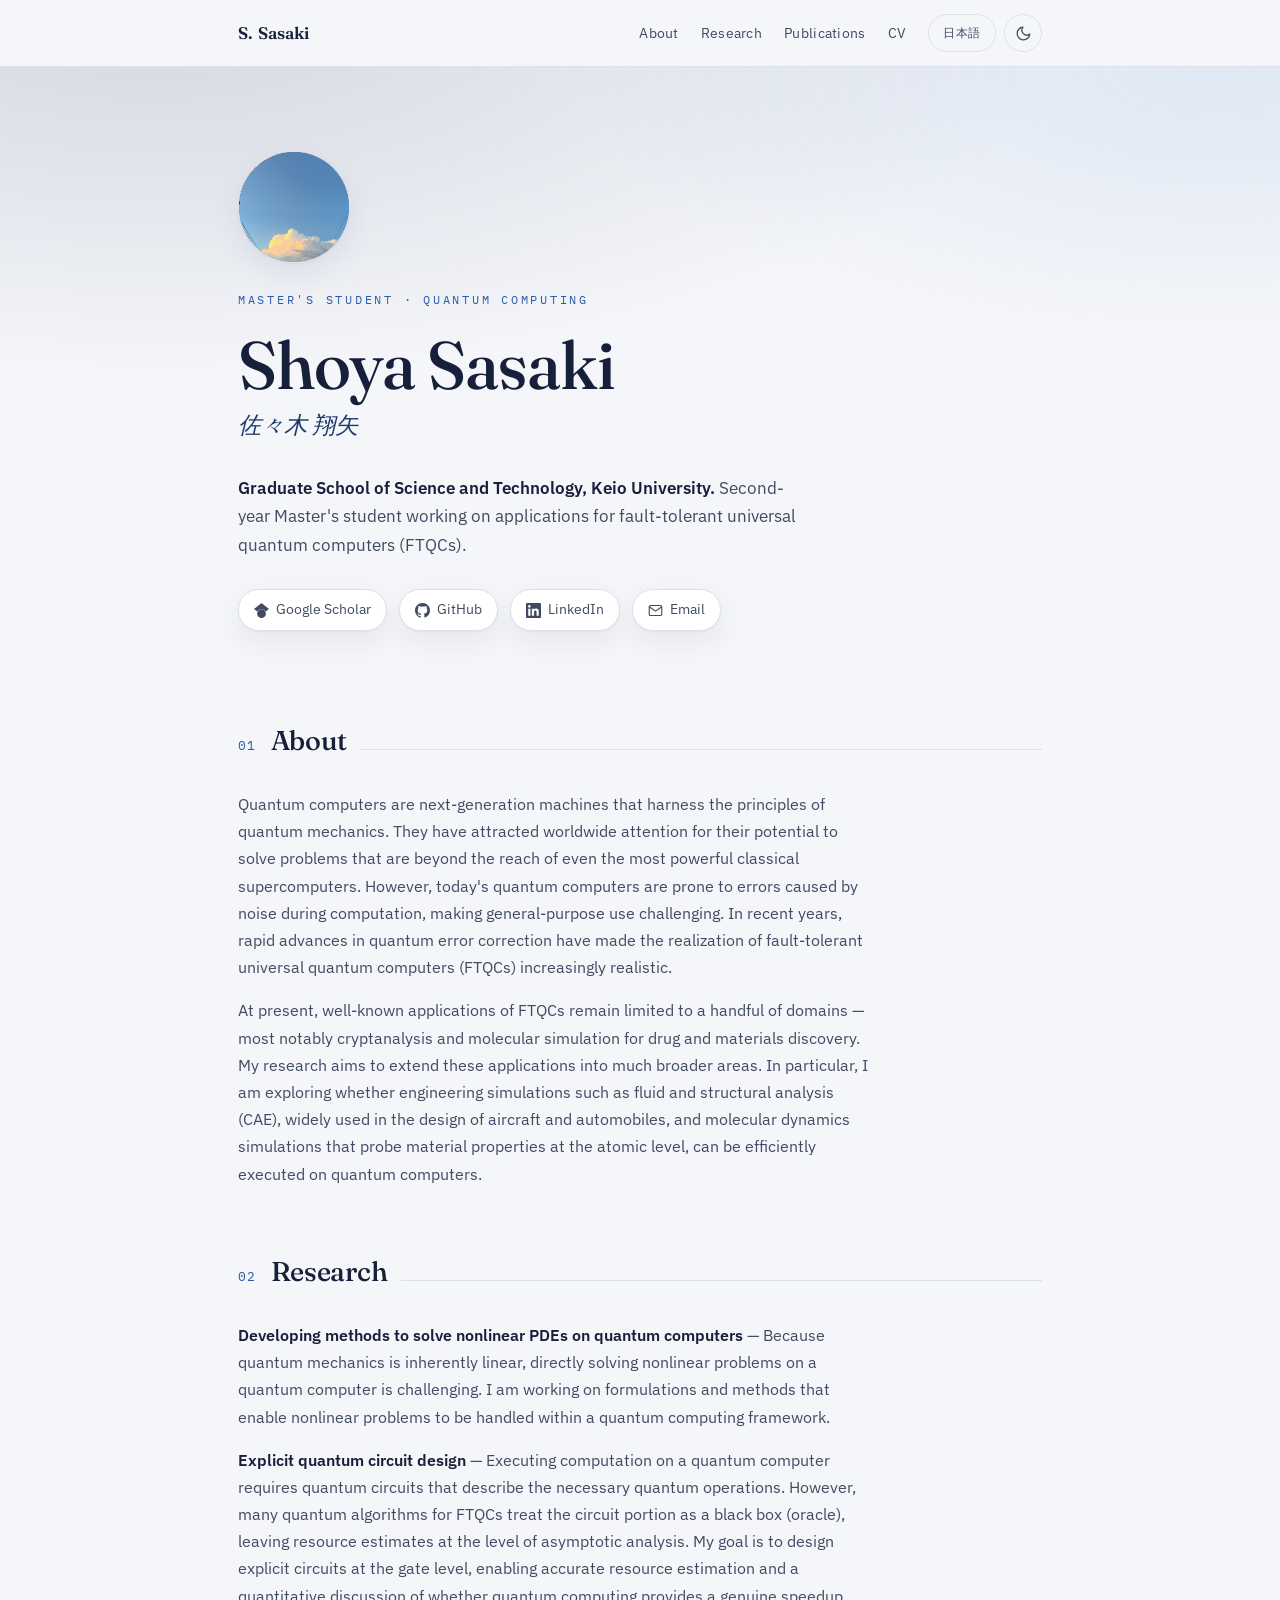
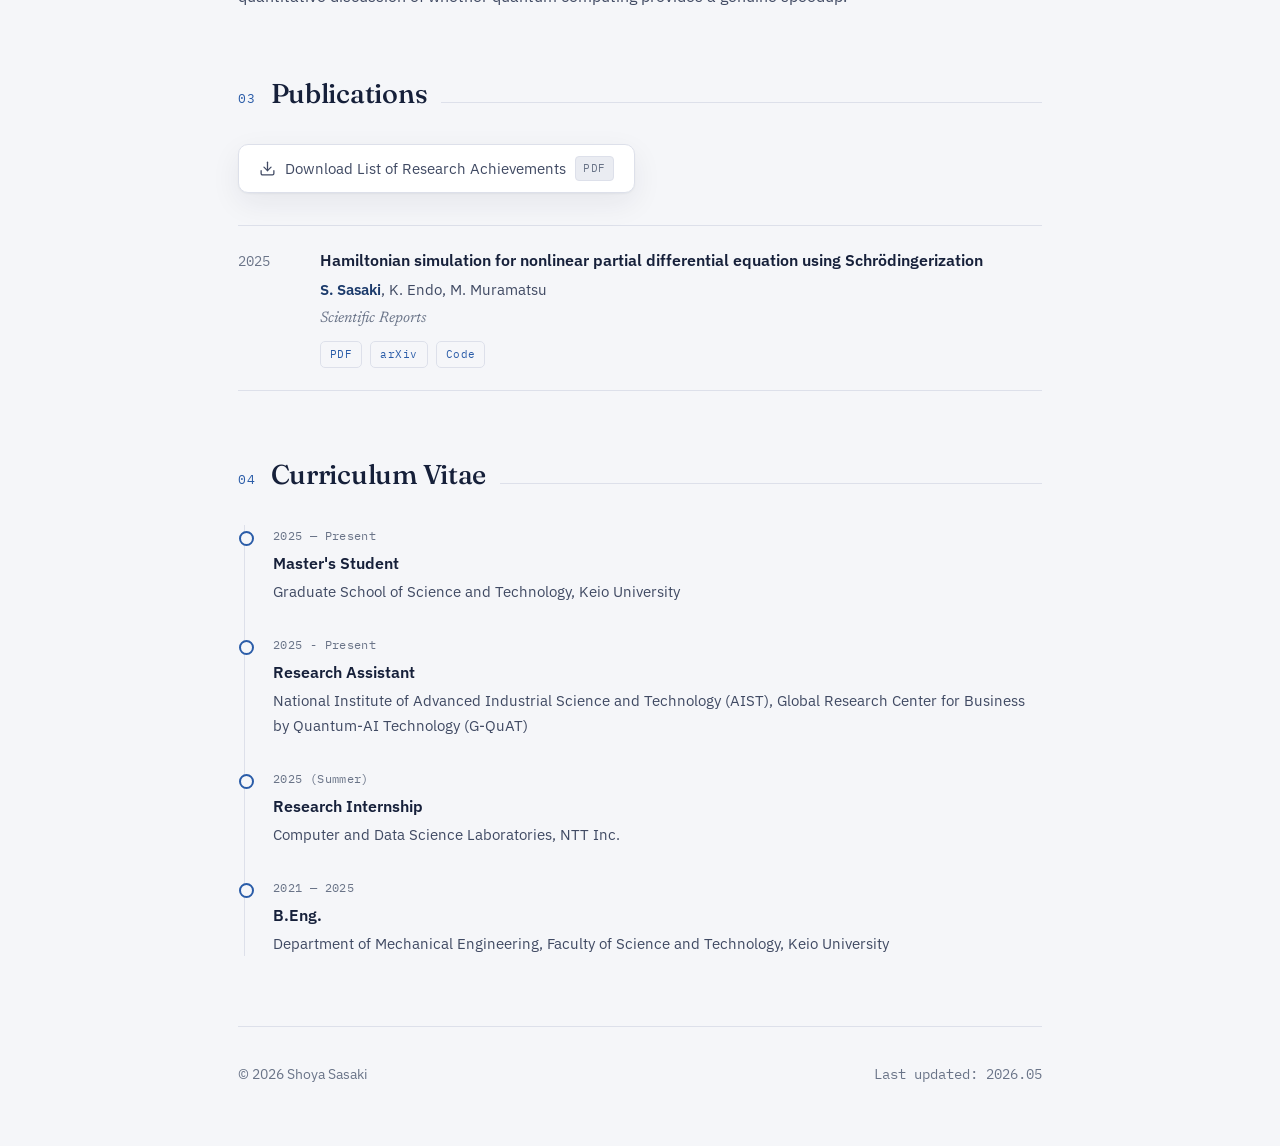
<file: index.html>
<!DOCTYPE html>
<html lang="ja">
<head>
<meta charset="UTF-8">
<meta name="viewport" content="width=device-width, initial-scale=1.0">
<meta name="google-site-verification" content="qBm8s3PyLAstkj9QXaEkRvJiZ1qwNzI4GLpNhn3jlFw" />
<title>Shoya Sasaki— Researcher</title>
<link rel="preconnect" href="https://fonts.googleapis.com">
<link rel="preconnect" href="https://fonts.gstatic.com" crossorigin>
<link href="https://fonts.googleapis.com/css2?family=Fraunces:opsz,wght@9..144,400;9..144,500;9..144,600&family=Newsreader:ital,opsz,wght@0,6..72,400;0,6..72,500;1,6..72,400&family=IBM+Plex+Sans:wght@400;500;600&family=IBM+Plex+Sans+JP:wght@400;500;600&family=IBM+Plex+Mono:wght@400;500&display=swap" rel="stylesheet">
<link rel="stylesheet" href="style.css">
</head>
<body>

<nav>
  <div class="nav-inner">
    <span class="nav-name">S. Sasaki</span>
    <div class="nav-links">
      <a class="navlink" href="#about">About</a>
      <a class="navlink" href="#research"><span data-ja>研究</span><span data-en>Research</span></a>
      <a class="navlink" href="#publications"><span data-ja>業績</span><span data-en>Publications</span></a>
      <a class="navlink" href="#cv">CV</a>
      <div class="ctrl-group">
        <button class="lang-btn" id="langBtn" aria-label="言語切り替え"><span data-ja>EN</span><span data-en>日本語</span></button>
        <button class="theme-btn" id="themeBtn" aria-label="テーマ切り替え">
          <svg viewBox="0 0 24 24" fill="none" stroke="currentColor" stroke-width="1.8" stroke-linecap="round" stroke-linejoin="round"><path d="M21 12.79A9 9 0 1 1 11.21 3 7 7 0 0 0 21 12.79z"/></svg>
        </button>
      </div>
    </div>
  </div>
</nav>

<div class="wrap">

  <header>
    <div class="hero-band"></div>
    <div class="avatar reveal">
      <img src="icon_landscape.JPG" alt="Shoya Sasaki" id="avatarImg" onerror="this.removeAttribute('src')">
      <span class="initials">SS</span>
    </div>
    <div class="eyebrow reveal"><span data-ja>博士前期課程 · 量子コンピューティング</span><span data-en>Master's Student · Quantum Computing</span></div>
    <h1 class="reveal"><span data-ja>佐々木 翔矢</span><span data-en>Shoya Sasaki</span></h1>
    <div class="subname reveal"><span data-ja>Shoya Sasaki</span><span data-en>佐々木 翔矢</span></div>
    <p class="role reveal">
      <span data-ja><strong>慶應義塾大学 大学院理工学研究科</strong> 博士前期課程2年．誤り耐性汎用量子コンピュータ (FTQC) を用いたアプリケーションの探索に関する研究を行っています．</span>
      <span data-en><strong>Graduate School of Science and Technology, Keio University.</strong> Second-year Master's student working on applications for fault-tolerant universal quantum computers (FTQCs).</span>
    </p>
    <div class="links-row reveal">
      <a class="pill" href="https://scholar.google.com/citations?user=-E54mYAAAAAJ&hl=ja"><svg viewBox="0 0 24 24" fill="currentColor"><path d="M5.242 13.769L0 9.5 12 0l12 9.5-5.242 4.269C17.548 11.249 14.978 9.5 12 9.5c-2.977 0-5.548 1.748-6.758 4.269zM12 10a7 7 0 1 0 0 14 7 7 0 0 0 0-14z"/></svg>Google Scholar</a>
      <a class="pill" href="https://github.com/Sho-ux"><svg viewBox="0 0 24 24" fill="currentColor"><path d="M12 0C5.37 0 0 5.37 0 12c0 5.3 3.438 9.8 8.205 11.385.6.113.82-.26.82-.577v-2.165c-3.338.726-4.042-1.61-4.042-1.61-.546-1.387-1.333-1.756-1.333-1.756-1.09-.745.083-.73.083-.73 1.205.085 1.84 1.237 1.84 1.237 1.07 1.835 2.807 1.305 3.492.997.108-.776.42-1.305.762-1.605-2.665-.303-5.467-1.332-5.467-5.93 0-1.31.468-2.38 1.236-3.22-.124-.303-.535-1.524.117-3.176 0 0 1.008-.322 3.3 1.23a11.5 11.5 0 0 1 3.003-.404c1.02.005 2.047.138 3.006.404 2.29-1.552 3.296-1.23 3.296-1.23.653 1.653.242 2.874.118 3.176.77.84 1.235 1.91 1.235 3.22 0 4.61-2.806 5.624-5.48 5.92.43.372.823 1.103.823 2.222v3.293c0 .32.218.694.825.576C20.565 21.796 24 17.297 24 12c0-6.63-5.37-12-12-12z"/></svg>GitHub</a>
      <!-- <a class="pill" href="#"><svg viewBox="0 0 24 24" fill="currentColor"><path d="M18.244 2.25h3.308l-7.227 8.26 8.502 11.24H16.17l-5.214-6.817L4.99 21.75H1.68l7.73-8.835L1.254 2.25H8.08l4.713 6.231zm-1.161 17.52h1.833L7.084 4.126H5.117z"/></svg>X / Twitter</a> -->
      <a class="pill" href="https://www.linkedin.com/in/shoya-sasaki-63545836a?utm_source=share_via&utm_content=profile&utm_medium=member_ios"><svg viewBox="0 0 24 24" fill="currentColor"><path d="M20.447 20.452h-3.554v-5.569c0-1.328-.027-3.037-1.852-3.037-1.853 0-2.136 1.445-2.136 2.939v5.667H9.351V9h3.414v1.561h.046c.477-.9 1.637-1.85 3.37-1.85 3.601 0 4.267 2.37 4.267 5.455v6.286zM5.337 7.433a2.062 2.062 0 0 1-2.063-2.065 2.064 2.064 0 1 1 2.063 2.065zm1.782 13.019H3.555V9h3.564v11.452zM22.225 0H1.771C.792 0 0 .774 0 1.729v20.542C0 23.227.792 24 1.771 24h20.451C23.2 24 24 23.227 24 22.271V1.729C24 .774 23.2 0 22.222 0h.003z"/></svg>LinkedIn</a>
      <a class="pill" href="mailto:shoya.sasaki@keio.jp"><svg viewBox="0 0 24 24" fill="none" stroke="currentColor" stroke-width="1.8"><rect x="2" y="4" width="20" height="16" rx="2"/><path d="m2 6 10 7 10-7"/></svg>Email</a>
    </div>
  </header>

  <section id="about">
    <div class="sec-head reveal">
      <span class="sec-num">01</span>
      <h2 class="sec-title">About</h2>
      <span class="sec-line"></span>
    </div>
    <div class="prose reveal">
      <p>
        <span data-ja>量子コンピュータは，量子力学の原理を活用した次世代の計算機です．従来のスーパーコンピュータには解けない問題を解ける可能性があるとして，世界中で注目を集めています．しかし現在の量子コンピュータは，計算中にノイズの影響で誤りが生じやすく，汎用的な計算の実行が困難という課題があります．近年，量子誤り訂正の研究が急速に進んでおり，誤り耐性を持つ汎用量子コンピュータ（FTQC）の実現が現実味を帯びてきています．</span>
        <span data-en>Quantum computers are next-generation machines that harness the principles of quantum mechanics. They have attracted worldwide attention for their potential to solve problems that are beyond the reach of even the most powerful classical supercomputers. However, today's quantum computers are prone to errors caused by noise during computation, making general-purpose use challenging. In recent years, rapid advances in quantum error correction have made the realization of fault-tolerant universal quantum computers (FTQCs) increasingly realistic.</span>
      </p>
      <p>
        <span data-ja>一方，FTQCへの応用は，現在，暗号の解読や，新薬・新材料の開発に向けた分子シミュレーションなど，まだごく限られた分野にとどまっています．私の研究では，こうした応用をさらに幅広い領域へと拡張することを目標としています．具体的には，航空機や自動車の設計で用いられる流体・構造解析（CAE）や，物質の性質やその発現機構を原子レベルで調べる分子動力学シミュレーションといった工学シミュレーションを，量子コンピュータで効率的に実行できるかということに興味を持って研究を進めています．</span>
        <span data-en>At present, well-known applications of FTQCs remain limited to a handful of domains — most notably cryptanalysis and molecular simulation for drug and materials discovery. My research aims to extend these applications into much broader areas. In particular, I am exploring whether engineering simulations such as fluid and structural analysis (CAE), widely used in the design of aircraft and automobiles, and molecular dynamics simulations that probe material properties at the atomic level, can be efficiently executed on quantum computers.</span>
      </p>
    </div>
  </section>

  <section id="research">
    <div class="sec-head reveal">
      <span class="sec-num">02</span>
      <h2 class="sec-title">Research</h2>
      <span class="sec-line"></span>
    </div>
    <div class="prose reveal">
      <p>
        <span data-ja><strong>量子コンピュータで非線形偏微分方程式を解くための手法開発</strong> — 量子力学が本質的に線形であるため，量子コンピュータで非線形問題を直接解くことは困難です．そのため，非線形な問題を量子コンピュータで扱えるよう，定式化と手法開発に取り組んでいます．</span>
        <span data-en><strong>Developing methods to solve nonlinear PDEs on quantum computers</strong> — Because quantum mechanics is inherently linear, directly solving nonlinear problems on a quantum computer is challenging. I am working on formulations and methods that enable nonlinear problems to be handled within a quantum computing framework.</span>
      </p>
      <p>
        <span data-ja><strong>具体的な量子回路設計</strong> — 量子コンピュータで計算を実行するには，量子操作を記述する量子回路が必要です．しかし，FTQC向けの量子アルゴリズムの多くは量子回路部分をブラックボックス（オラクル）として扱っており，計算リソースの見積もりが漸近的な評価にとどまっています．そこで，量子ゲートレベルで具体的に量子回路を設計することで，正確なリソース推定と，量子計算による加速効果の定量的な議論を可能にすることを目標としています．</span>
        <span data-en><strong>Explicit quantum circuit design</strong> — Executing computation on a quantum computer requires quantum circuits that describe the necessary quantum operations. However, many quantum algorithms for FTQCs treat the circuit portion as a black box (oracle), leaving resource estimates at the level of asymptotic analysis. My goal is to design explicit circuits at the gate level, enabling accurate resource estimation and a quantitative discussion of whether quantum computing provides a genuine speedup.</span>
      </p>
    </div>
  </section>

  <section id="publications">
    
    <div class="sec-head reveal">
      <span class="sec-num">03</span>
      <h2 class="sec-title">Publications</h2>
      <span class="sec-line"></span>
    </div>
    <div class="cv-dl reveal">
      <a class="cv-dl-btn" href="assets/files/cv.pdf" target="_blank">
        <svg viewBox="0 0 24 24" fill="none" stroke="currentColor" stroke-width="1.8" stroke-linecap="round" stroke-linejoin="round"><path d="M21 15v4a2 2 0 0 1-2 2H5a2 2 0 0 1-2-2v-4"/><polyline points="7 10 12 15 17 10"/><line x1="12" y1="15" x2="12" y2="3"/></svg>
        <span data-ja>研究業績一覧をダウンロード</span><span data-en>Download List of Research Achievements</span>
        <span class="cv-dl-badge">PDF</span>
      </a>
    </div>
    <div class="pub reveal">
      <div class="pub-year">2025</div>
      <div>
        <div class="pub-title">Hamiltonian simulation for nonlinear partial differential equation using Schrödingerization</div>
        <div class="pub-authors"><span class="me">S. Sasaki</span>, K. Endo, M. Muramatsu</div>
        <div class="pub-venue">Scientific Reports</div>
        <div class="pub-tags">
          <a class="tag" href="https://www.nature.com/articles/s41598-026-44920-8">PDF</a>
          <a class="tag" href="https://arxiv.org/abs/2508.01640">arXiv</a>
          <a class="tag" href="https://github.com/mmc-research-group/CLS_dataset">Code</a>
        </div>
      </div>
    </div>
  </section>

  <section id="cv">
    <div class="sec-head reveal">
      <span class="sec-num">04</span>
      <h2 class="sec-title">Curriculum Vitae</h2>
      <span class="sec-line"></span>
    </div>
    
    <div class="timeline reveal">
      <div class="tl-item">
        <div class="tl-date">2025 — Present</div>
        <div class="tl-role"><span data-ja>修士課程</span><span data-en>Master's Student</span></div>
        <div class="tl-org"><span data-ja>慶應義塾大学 大学院理工学研究科 開放環境科学専攻 応用力学・計算力学専修</span><span data-en>Graduate School of Science and Technology, Keio University</span></div>
      </div>
      <div class="tl-item">
        <div class="tl-date">2025 - Present</div>
        <div class="tl-role"><span data-ja>リサーチアシスタント</span><span data-en>Research Assistant</span></div>
        <div class="tl-org"><span data-ja>産業技術総合研究所 量子・AI融合技術ビジネス開発グローバル研究センタ（G-QuAT）, 量子アプリケーションチーム</span><span data-en>National Institute of Advanced Industrial Science and Technology (AIST), Global Research Center for Business by Quantum-AI Technology (G-QuAT)</span></div>
      </div>
      <div class="tl-item">
        <div class="tl-date">2025 (Summer)</div>
        <div class="tl-role"><span data-ja>インターンシップ 「大規模量子コンピューティングの早期実現」</span><span data-en>Research Internship</span></div>
        <div class="tl-org"><span data-ja>NTT株式会社 コンピュータ＆データサイエンス研究所</span><span data-en> Computer and Data Science Laboratories, NTT Inc.</span></div>
      </div>
      <div class="tl-item">
        <div class="tl-date">2021 — 2025</div>
        <div class="tl-role"><span data-ja>学士課程</span><span data-en>B.Eng.</span></div>
        <div class="tl-org"><span data-ja>慶應義塾大学 理工学部 機械工学科</span><span data-en>Department of Mechanical Engineering, Faculty of Science and Technology, Keio University</span></div>
      </div>
    </div>
  </section>

  <footer>
    <span>© 2026 Shoya Sasaki</span>
    <span class="mono">Last updated: 2026.05</span>
  </footer>

</div>

<script src="script.js"></script>

</body>
</html>
</file>
<file: style.css>
:root {
  --bg: #f5f6f9;
  --bg-soft: #eaecf2;
  --surface: #ffffff;
  --ink: #16203a;
  --ink-soft: #404a63;
  --ink-faint: #6a7488;
  --line: #dde0ea;
  --navy: #1b3a6b;
  --navy-deep: #102a52;
  --accent: #2a5ca8;
  --accent-bright: #3f7fd6;
  --shadow: 0 1px 2px rgba(22,32,58,.05), 0 10px 30px rgba(22,32,58,.07);
  --mono: 'IBM Plex Mono', monospace;
}
html[data-theme="dark"] {
  --bg: #0c1019;
  --bg-soft: #111726;
  --surface: #141b2c;
  --ink: #e9ecf4;
  --ink-soft: #aab2c6;
  --ink-faint: #717b93;
  --line: #222a40;
  --navy: #2c558f;
  --navy-deep: #16284a;
  --accent: #6ea3e0;
  --accent-bright: #8fbcef;
  --shadow: 0 1px 2px rgba(0,0,0,.3), 0 12px 36px rgba(0,0,0,.45);
}

* { box-sizing: border-box; margin: 0; padding: 0; }
html { scroll-behavior: smooth; }
body {
  background: var(--bg);
  color: var(--ink);
  font-family: 'IBM Plex Sans', 'IBM Plex Sans JP', sans-serif;
  line-height: 1.7;
  -webkit-font-smoothing: antialiased;
  transition: background .4s ease, color .4s ease;
  overflow-x: hidden;
}
body::before {
  content: "";
  position: fixed; inset: 0;
  background-image: radial-gradient(var(--line) 0.5px, transparent 0.5px);
  background-size: 22px 22px;
  opacity: .4;
  pointer-events: none;
  z-index: 0;
}

a { color: var(--accent); text-decoration: none; }

.wrap { max-width: 860px; margin: 0 auto; padding: 0 28px; position: relative; z-index: 1; }

/* ---- Nav ---- */
nav {
  position: sticky; top: 0; z-index: 50;
  backdrop-filter: blur(10px);
  background: color-mix(in srgb, var(--bg) 82%, transparent);
  border-bottom: 1px solid var(--line);
}
.nav-inner {
  max-width: 860px; margin: 0 auto; padding: 14px 28px;
  display: flex; align-items: center; justify-content: space-between;
}
.nav-name {
  font-family: 'Fraunces', serif; font-weight: 600; font-size: 1.05rem;
  letter-spacing: .01em; color: var(--ink);
}
.nav-links { display: flex; align-items: center; gap: 22px; }
.nav-links a {
  color: var(--ink-soft); font-size: .9rem; letter-spacing: .02em;
  position: relative; transition: color .2s;
}
.nav-links a:hover { color: var(--ink); }
.nav-links a::after {
  content: ""; position: absolute; left: 0; bottom: -4px; height: 1.5px; width: 0;
  background: var(--accent); transition: width .25s ease;
}
.nav-links a:hover::after { width: 100%; }

.ctrl-group { display: flex; align-items: center; gap: 8px; }
.lang-btn {
  background: none; border: 1px solid var(--line); border-radius: 999px;
  height: 38px; padding: 0 14px; cursor: pointer; color: var(--ink-soft);
  font-family: var(--mono); font-size: .78rem; letter-spacing: .05em;
  display: grid; place-items: center; transition: all .25s;
}
.lang-btn:hover { border-color: var(--accent); color: var(--accent); }
.theme-btn {
  background: none; border: 1px solid var(--line); border-radius: 999px;
  width: 38px; height: 38px; cursor: pointer; color: var(--ink-soft);
  display: grid; place-items: center; transition: all .25s; flex-shrink: 0;
}
.theme-btn:hover { border-color: var(--accent); color: var(--accent); }
.theme-btn svg { width: 17px; height: 17px; }

/* ---- Hero ---- */
header { position: relative; padding: 84px 0 56px; }
.hero-band {
  position: absolute; top: 0; left: 50%; transform: translateX(-50%);
  width: 100vw; height: 100%;
  background:
    radial-gradient(120% 100% at 12% -10%, color-mix(in srgb, var(--navy) 16%, transparent), transparent 60%),
    radial-gradient(90% 80% at 95% 0%, color-mix(in srgb, var(--accent-bright) 12%, transparent), transparent 55%);
  pointer-events: none; z-index: 0;
}
header > * { position: relative; z-index: 1; }

.avatar {
  width: 112px; height: 112px; border-radius: 50%;
  margin-bottom: 26px; overflow: hidden;
  border: 1px solid var(--line);
  box-shadow: var(--shadow);
  background: linear-gradient(140deg, var(--navy), var(--accent-bright));
  display: grid; place-items: center;
  position: relative;
}
.avatar img {
  width: 100%; height: 100%; object-fit: cover; display: block;
}
/* イニシャル（画像が無い／読み込めない時のフォールバック表示） */
.avatar .initials {
  position: absolute; inset: 0; display: grid; place-items: center;
  font-family: 'Fraunces', serif; font-weight: 500; font-size: 2.4rem;
  color: #fff; letter-spacing: .02em; user-select: none;
}
.avatar img:not([src=""]) + .initials { display: none; }

.eyebrow {
  font-family: var(--mono); font-size: .78rem; letter-spacing: .22em;
  text-transform: uppercase; color: var(--accent); margin-bottom: 20px;
}
h1 {
  font-family: 'Fraunces', serif; font-weight: 500;
  font-size: clamp(2.6rem, 7vw, 4.2rem); line-height: 1.04;
  letter-spacing: -.015em; margin-bottom: 8px; color: var(--ink);
}
.subname {
  font-family: 'Newsreader', serif; font-style: italic;
  font-size: clamp(1.1rem, 3vw, 1.45rem); color: var(--navy);
  margin-bottom: 26px;
}
html[data-theme="dark"] .subname { color: var(--accent); }
.role { font-size: 1.05rem; color: var(--ink-soft); max-width: 56ch; margin-bottom: 30px; }
.role strong { color: var(--ink); font-weight: 600; }
.links-row { display: flex; flex-wrap: wrap; gap: 12px; }
.pill {
  display: inline-flex; align-items: center; gap: 7px;
  border: 1px solid var(--line); background: var(--surface);
  padding: 8px 15px; border-radius: 999px; font-size: .87rem;
  color: var(--ink-soft); transition: all .22s; box-shadow: var(--shadow);
}
.pill:hover { transform: translateY(-2px); border-color: var(--accent); color: var(--accent); }
.pill svg { width: 15px; height: 15px; }

/* ---- Sections ---- */
section { padding: 30px 0; }
.sec-head { display: flex; align-items: baseline; gap: 14px; margin-bottom: 28px; }
.sec-num { font-family: var(--mono); font-size: .8rem; color: var(--accent); letter-spacing: .1em; }
.sec-title {
  font-family: 'Fraunces', serif; font-weight: 500; font-size: 1.7rem;
  letter-spacing: -.01em; color: var(--ink);
}
.sec-line { flex: 1; height: 1px; background: var(--line); }

.prose p { color: var(--ink-soft); margin-bottom: 16px; max-width: 64ch; }
.prose p:last-child { margin-bottom: 0; }
.prose strong { color: var(--ink); font-weight: 600; }

/* ---- Publications ---- */
.pub { display: grid; grid-template-columns: 64px 1fr; gap: 18px; padding: 22px 0; border-top: 1px solid var(--line); }
.pub:last-child { border-bottom: 1px solid var(--line); }
.pub-year { font-family: var(--mono); font-size: .85rem; color: var(--ink-faint); padding-top: 2px; }
.pub-title { font-weight: 600; font-size: 1.02rem; margin-bottom: 5px; line-height: 1.45; color: var(--ink); }
.pub-authors { color: var(--ink-soft); font-size: .92rem; margin-bottom: 4px; }
.pub-authors .me { color: var(--navy); font-weight: 600; }
html[data-theme="dark"] .pub-authors .me { color: var(--accent); }
.pub-venue { font-family: 'Newsreader', serif; font-style: italic; color: var(--ink-faint); font-size: .95rem; }
.pub-tags { margin-top: 9px; display: flex; gap: 8px; flex-wrap: wrap; }
.tag {
  font-family: var(--mono); font-size: .7rem; letter-spacing: .04em;
  border: 1px solid var(--line); padding: 3px 9px; border-radius: 5px;
  color: var(--accent); transition: all .2s;
}
a.tag:hover { background: var(--accent); color: var(--surface); border-color: var(--accent); }

/* ---- CV download ---- */
.cv-dl { margin-bottom: 32px; }
.cv-dl-btn {
  display: inline-flex; align-items: center; gap: 9px;
  border: 1px solid var(--line); background: var(--surface);
  padding: 11px 20px; border-radius: 10px; font-size: .92rem;
  color: var(--ink-soft); transition: all .22s; box-shadow: var(--shadow);
}
.cv-dl-btn:hover {
  transform: translateY(-2px); border-color: var(--accent);
  color: var(--accent); box-shadow: 0 6px 24px rgba(42,92,168,.12);
}
.cv-dl-btn svg { width: 17px; height: 17px; flex-shrink: 0; }
.cv-dl-badge {
  font-family: var(--mono); font-size: .68rem; letter-spacing: .06em;
  background: var(--bg-soft); border: 1px solid var(--line);
  padding: 2px 7px; border-radius: 4px; color: var(--ink-faint);
}

/* ---- CV / Timeline ---- */
.timeline { border-left: 1.5px solid var(--line); margin-left: 6px; }
.tl-item { position: relative; padding: 0 0 30px 28px; }
.tl-item:last-child { padding-bottom: 0; }
.tl-item::before {
  content: ""; position: absolute; left: -6.5px; top: 6px;
  width: 11px; height: 11px; border-radius: 50%;
  background: var(--bg); border: 2px solid var(--accent);
}
.tl-date { font-family: var(--mono); font-size: .78rem; color: var(--ink-faint); letter-spacing: .03em; }
.tl-role { font-weight: 600; font-size: 1.02rem; margin: 3px 0 2px; color: var(--ink); }
.tl-org { color: var(--ink-soft); font-size: .92rem; }

/* ---- Footer ---- */
footer {
  margin-top: 40px; padding: 36px 0 60px; border-top: 1px solid var(--line);
  color: var(--ink-faint); font-size: .85rem;
  display: flex; justify-content: space-between; flex-wrap: wrap; gap: 12px;
}
footer .mono { font-family: var(--mono); }

/* ---- Reveal animation ---- */
.reveal { opacity: 0; transform: translateY(18px); transition: opacity .7s ease, transform .7s ease; }
.reveal.in { opacity: 1; transform: none; }

/* ---- Language toggling ---- */
[data-en] { display: none; }
html[lang="en"] [data-ja] { display: none; }
html[lang="en"] [data-en] { display: revert; }

@media (max-width: 560px) {
  .nav-links .navlink { display: none; }
  header { padding: 56px 0 40px; }
  .pub { grid-template-columns: 1fr; gap: 6px; }
  .pub-year { padding-top: 0; }
}
</file>
